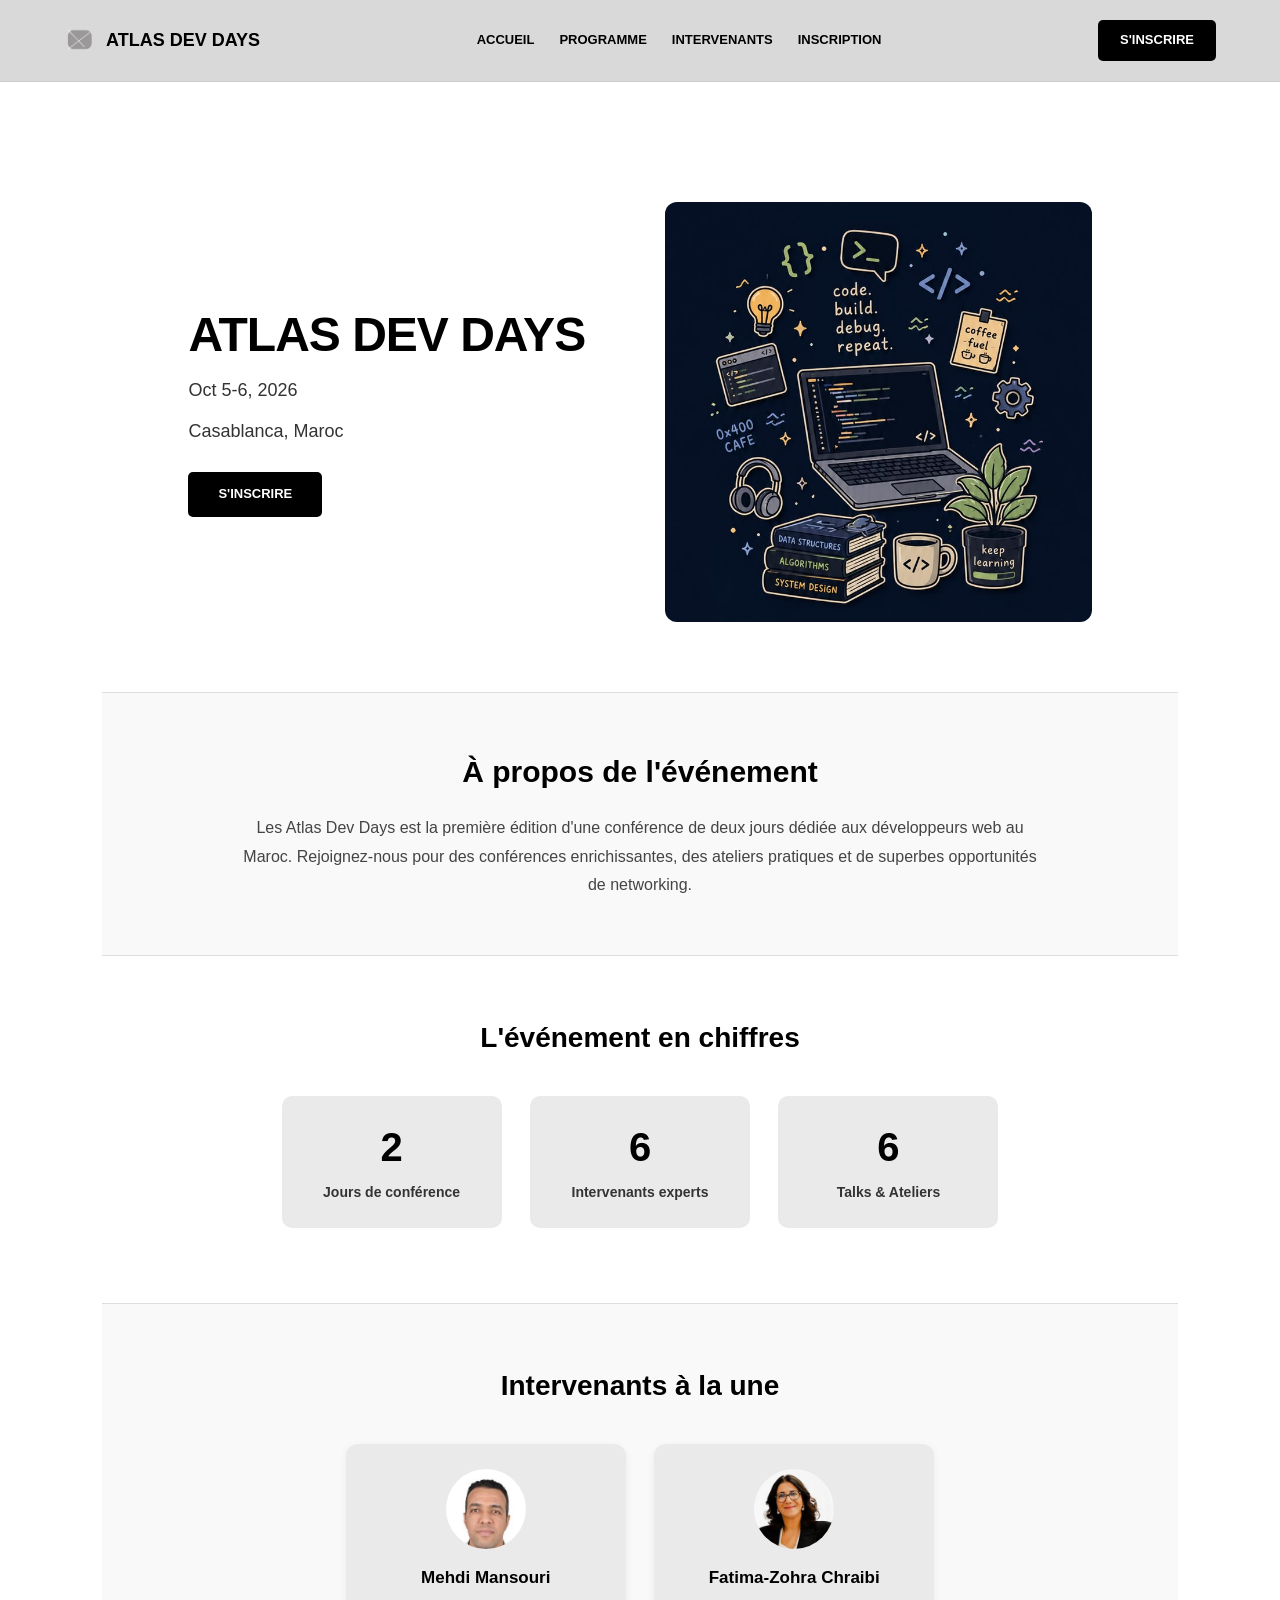
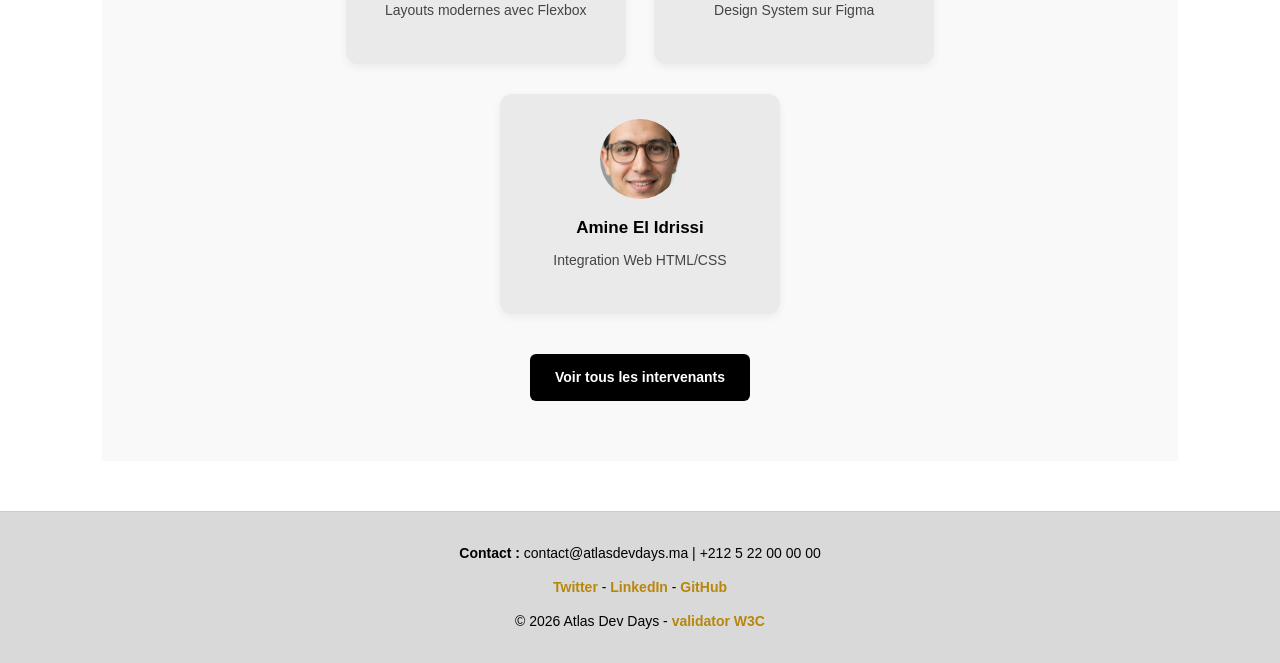
<file: index.html>
<!DOCTYPE html>

<html lang="fr">
<head>
    <meta charset="UTF-8">
    <meta name="viewport" content="width=device-width, initial-scale=1.0">
    <meta name="description" content="Atlas Dev Days - La première édition de la conférence dédiée aux développeurs web au Maroc.">
    <link rel="stylesheet" href="css/style.css">
    <title>ATLAS DEV DAYS - ACCUEIL</title>
</head>
<body>

    <header>

        <div class="logo">

            <img src="assets/logo.png" alt="Logo des Atlas Dev Days">

            <span >ATLAS DEV DAYS</span>
        </div>
        
    <nav>

        <ul>

            <li><a href="index.html">ACCUEIL</a></li>

            <li><a href="programme.html">PROGRAMME</a></li>

            <li><a href="intervenants.html">INTERVENANTS</a></li>

            <li><a href="inscription.html">INSCRIPTION</a></li>

        </ul>

    </nav>
    <button class="menu-mobile" aria-label="Ouvrir le menu">

        <span></span>
        <span></span>
        <span></span>

    </button>

    <a href="inscription.html" class="btn-header">S'INSCRIRE</a>
    </header>

    <main>

        <section class="hero">

           <div class="hero-content">

                <h1>ATLAS DEV DAYS</h1>

                <p>Oct 5-6, 2026</p>

                <p>Casablanca, Maroc</p>

                <a href="inscription.html" class="btn-hero">S'INSCRIRE</a>

            </div>

            <div class="hero-image">

               <img src="assets/Hero.jpg" alt="Illustration des Atlas Dev Days">

            </div>

        </section> 

        <section class="about">

            <h2>À propos de l'événement</h2>

            <p>
                Les Atlas Dev Days est la première édition d'une conférence de deux jours dédiée 
                aux développeurs web au Maroc. Rejoignez-nous pour des conférences enrichissantes, 
                des ateliers pratiques et de superbes opportunités de networking.
            </p>

        </section>

        <section class="stats">

           <h2>L'événement en chiffres</h2>

            <div class="stat-card">

                <h3>2</h3>


                <p>Jours de conférence</p>
            </div>

            <div class="stat-card">

                <h3>6</h3>

                <p>Intervenants experts</p>

            </div>

            <div class="stat-card">

                <h3>6</h3>

                <p>Talks & Ateliers</p>

            </div>

        </section>

        <section class="speakers-preview">

            <h2>Intervenants à la une</h2>
            
            <article class="speaker-card">
                <img src="assets/speaker1.jpg" alt="Photo de Mehdi Mansouri">
                <h3>Mehdi Mansouri</h3>
                <p>Layouts modernes avec Flexbox</p>
            </article>

            <article class="speaker-card">
                <img src="assets/speaker2.jpg" alt="Photo de Fatima-Zohra Chraibi">
                <h3>Fatima-Zohra Chraibi</h3>
                <p>Design System sur Figma</p>
            </article>

            <article class="speaker-card">
                <img src="assets/speaker3.jpg" alt="Photo de Amine El Idrissi">
                <h3>Amine El Idrissi</h3>
                <p>Integration Web HTML/CSS</p>
            </article>

            <a href="intervenants.html" class="btn-more">Voir tous les intervenants</a>

        </section>

    </main>

<footer>

    <div class="footer-contact">

            <p><strong>Contact :</strong> contact@atlasdevdays.ma | +212 5 22 00 00 00</p>

    </div>

    <div class="footer-socials">

            <a href="https://twitter.com" target="_blank">Twitter</a> - 
            <a href="https://linkedin.com" target="_blank">LinkedIn</a> - 
            <a href="https://github.com" target="_blank">GitHub</a>

    </div>

        <p>© 2026 Atlas Dev Days - <a href="https://validator.w3.org/" target="_blank">validator W3C</a></p>

</footer>
    
</body>
</html>
</file>
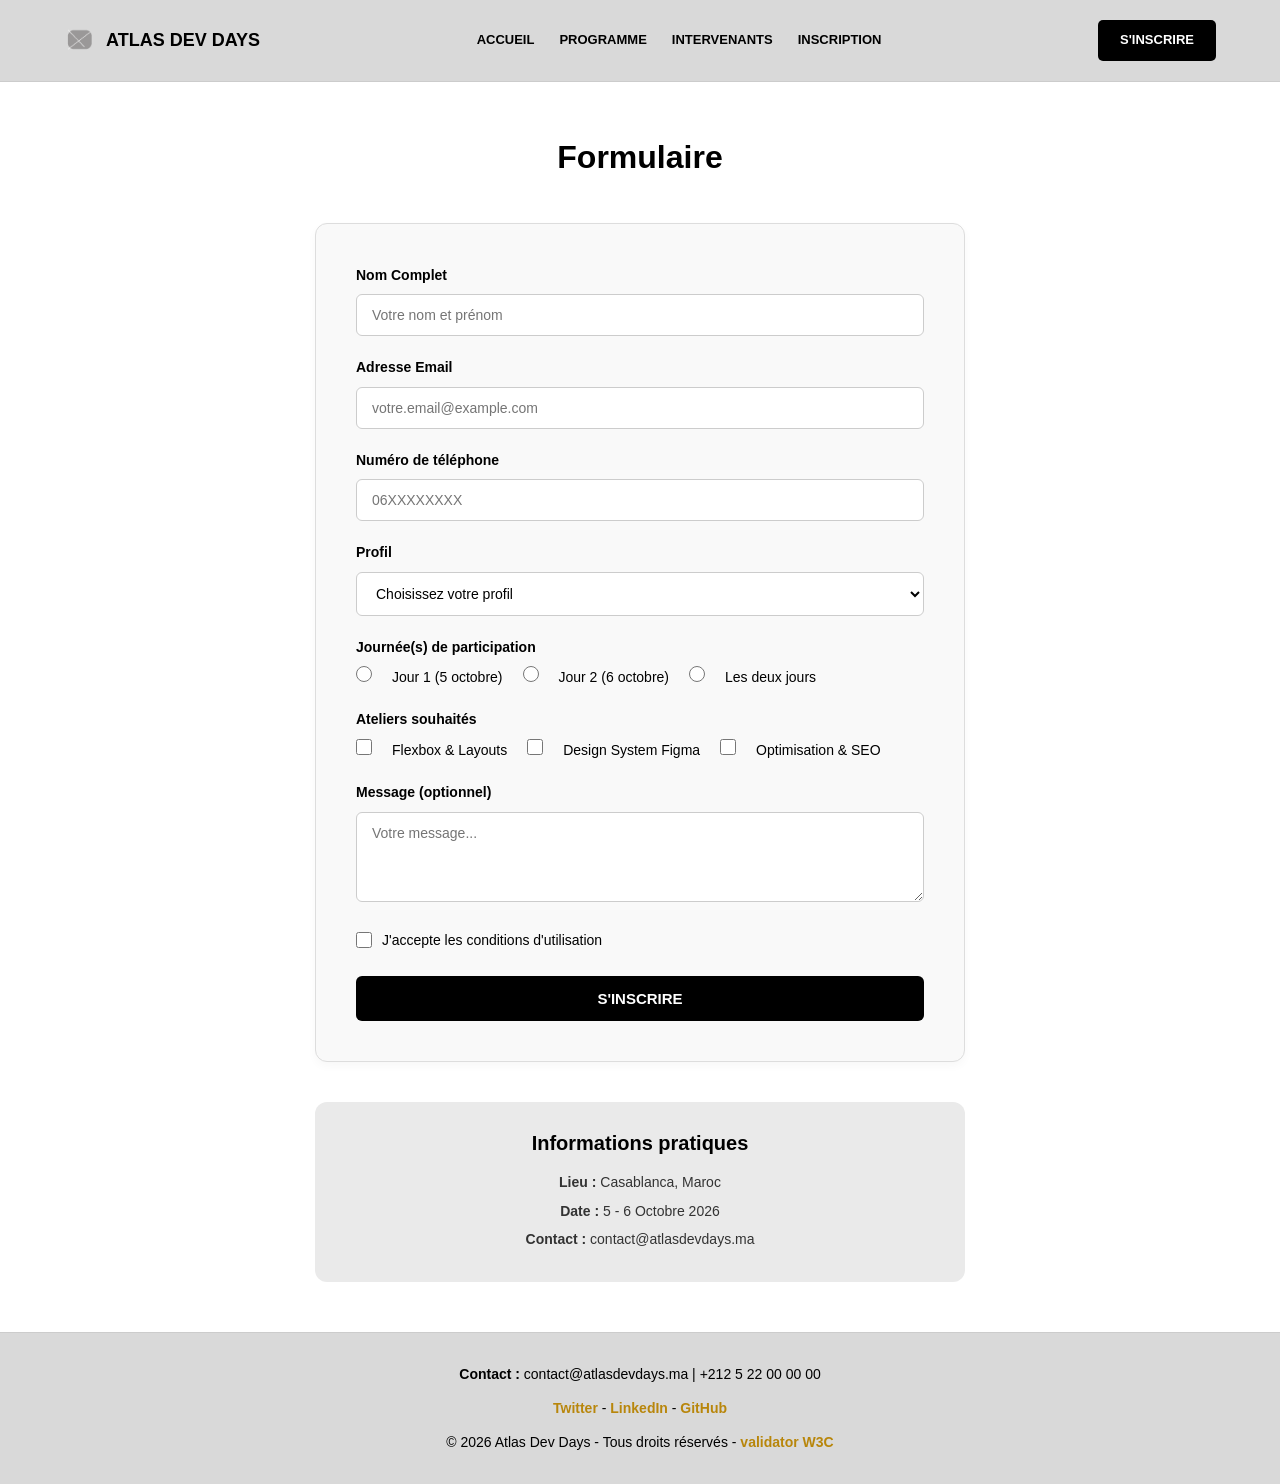
<file: inscription.html>
<!DOCTYPE html>

<html lang="fr">
<head>
    <meta charset="UTF-8">
    <meta name="viewport" content="width=device-width, initial-scale=1.0">
    <meta name="description" content="Atlas Dev Days - La première édition de la conférence dédiée aux développeurs web au Maroc.">
    <link rel="stylesheet" href="css/style.css">
    <title>ATLAS DEV DAYS - INSCRIPTION</title>

</head>
<body>

    <header>

        <div class="logo">

            <img src="assets/logo.png" alt="Logo des Atlas Dev Days">

            <span >ATLAS DEV DAYS</span>
        </div>

    <nav>

        <ul>

            <li><a href="index.html">ACCUEIL</a></li>

            <li><a href="programme.html">PROGRAMME</a></li>

            <li><a href="intervenants.html">INTERVENANTS</a></li>

            <li><a href="inscription.html">INSCRIPTION</a></li>

        </ul>

    </nav>
    <button class="menu-mobile" aria-label="Ouvrir le menu">

        <span></span>
        <span></span>
        <span></span>
        
    </button>

    <a href="inscription.html" class="btn-header">S'INSCRIRE</a>
    </header>

    <main>

        <h1>Formulaire</h1>

        <section class="registration-form">

            <form>

               <div class="form-group">

                    <label for="fullname">Nom Complet</label>

                    <input type="text" id="fullname" name="fullname" placeholder="Votre nom et prénom" required minlength="3">

                </div>

                <div class="form-group">

                    <label for="email">Adresse Email</label>

                    <input type="email" id="email" name="email" placeholder="votre.email@example.com" required>

                </div>

                <div class="form-group">

                    <label for="phone">Numéro de téléphone</label>

                    <input type="tel" id="phone" name="phone" required pattern="^((\+212|0)[5-7][0-9]{8})$" placeholder="06XXXXXXXX">

                </div>

                <div class="form-group">

                    <label for="profile">Profil</label>

                    <select id="profile" name="profile" required>
                        <option value="" disabled selected>Choisissez votre profil</option>
                        <option value="etudiant">Étudiant</option>
                        <option value="developpeur">Développeur</option>
                        <option value="autre">Autre</option>
                    </select>

                </div>

                <div class="form-group">

                    <label>Journée(s) de participation</label>

                    <div class="radio-group">

                        <input type="radio" id="jour1" name="days" value="Jour 1" required>

                        <label for="jour1">Jour 1 (5 octobre)</label>
                        
                        <input type="radio" id="jour2" name="days" value="Jour 2">

                        <label for="jour2">Jour 2 (6 octobre)</label>
                        
                        <input type="radio" id="lesdeux" name="days" value="Les deux">

                        <label for="lesdeux">Les deux jours</label>

                    </div>

                </div>

                <div class="form-group">

                    <label>Ateliers souhaités</label>

                    <div class="checkbox-group">

                        <input type="checkbox" id="atelier-flexbox" name="ateliers" value="flexbox">
                        <label for="atelier-flexbox">Flexbox & Layouts</label>

                        <input type="checkbox" id="atelier-figma" name="ateliers" value="figma">
                        <label for="atelier-figma">Design System Figma</label>

                        <input type="checkbox" id="atelier-seo" name="ateliers" value="seo">
                        <label for="atelier-seo">Optimisation & SEO</label>

                    </div>

                </div>

                <div class="form-group">

                    <label for="message">Message (optionnel)</label>
                    <textarea id="message" name="message" rows="4" placeholder="Votre message..."></textarea>

                </div>

                <div class="form-group terms-group">

                    <input type="checkbox" id="terms" name="terms" required>
                    <label for="terms">J'accepte les conditions d'utilisation</label>

                </div>

                <button>S'INSCRIRE</button>

            </form>

        </section>

        <section class="info-pratiques">

            <h2>Informations pratiques</h2>

            <p><strong>Lieu :</strong> Casablanca, Maroc</p>

            <p><strong>Date :</strong> 5 - 6 Octobre 2026</p>

            <p><strong>Contact :</strong> contact@atlasdevdays.ma</p>

        </section>

    </main>

<footer>
    <div class="footer-contact">

        <p><strong>Contact :</strong> contact@atlasdevdays.ma | +212 5 22 00 00 00</p>

    </div>

    <div class="footer-socials">

        <a href="https://twitter.com" target="_blank" rel="noopener">Twitter</a> - 
        <a href="https://linkedin.com" target="_blank" rel="noopener">LinkedIn</a> - 
        <a href="https://github.com" target="_blank" rel="noopener">GitHub</a>

    </div>

    <div class="footer-mentions">

        <p>© 2026 Atlas Dev Days - Tous droits réservés - <a href="https://validator.w3.org/" target="_blank" rel="noopener">validator W3C</a></p>

    </div>

</footer>
</body>
</html>
</file>
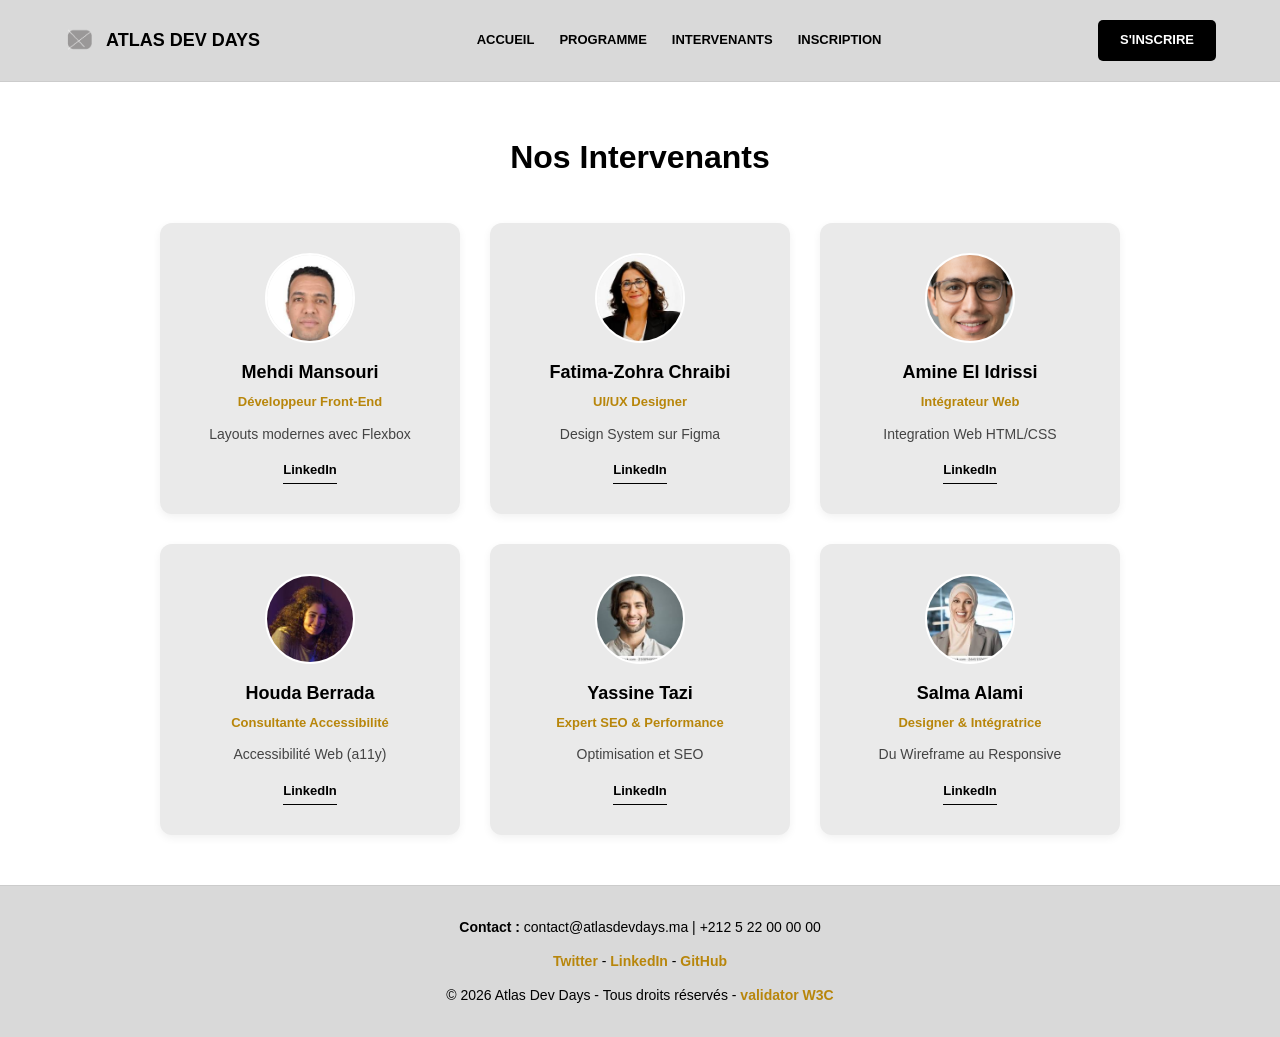
<file: intervenants.html>
<!DOCTYPE html>

<html lang="fr">
<head>
    <meta charset="UTF-8">
    <meta name="viewport" content="width=device-width, initial-scale=1.0">
    <meta name="description" content="Atlas Dev Days - La première édition de la conférence dédiée aux développeurs web au Maroc.">
    <link rel="stylesheet" href="css/style.css">
    <title>ATLAS DEV DAYS - INTERVENANTS</title>

</head>
<body>

    <header>

        <div class="logo">

            <img src="assets/logo.png" alt="Logo des Atlas Dev Days">

            <span >ATLAS DEV DAYS</span>
        </div>

    <nav>
        <ul>

            <li><a href="index.html">ACCUEIL</a></li>

            <li><a href="programme.html">PROGRAMME</a></li>

            <li><a href="intervenants.html">INTERVENANTS</a></li>

            <li><a href="inscription.html">INSCRIPTION</a></li>

        </ul>

    </nav>
    <button class="menu-mobile" aria-label="Ouvrir le menu">

        <span></span>
        <span></span>
        <span></span>
        
    </button>

    <a href="inscription.html" class="btn-header">S'INSCRIRE</a>
    </header>
    <main>

        <h1>Nos Intervenants</h1>

        <div class="speakers-container">
        
            <article class="speaker-card">
                <img src="assets/speaker1.jpg" alt="Photo de Mehdi Mansouri">
                <h2>Mehdi Mansouri</h2>
                <p class="role">Développeur Front-End</p>
                <p>Layouts modernes avec Flexbox</p>
                <a href="https://linkedin.com" target="_blank">LinkedIn</a>
            </article>  
            
            <article class="speaker-card">
                <img src="assets/speaker2.jpg" alt="Photo de Fatima-Zohra Chraibi">
                <h2>Fatima-Zohra Chraibi</h2>
                <p class="role">UI/UX Designer</p>
                <p>Design System sur Figma</p>
                <a href="https://linkedin.com" target="_blank">LinkedIn</a>
            </article>

            <article class="speaker-card">
                <img src="assets/speaker3.jpg" alt="Photo de Amine El Idrissi">
                <h2>Amine El Idrissi</h2>
                <p class="role">Intégrateur Web</p>
                <p>Integration Web HTML/CSS</p>
                <a href="https://linkedin.com" target="_blank">LinkedIn</a>
            </article>

            <article class="speaker-card">
                <img src="assets/speaker4.jpg" alt="Photo de Houda Berrada">
                <h2>Houda Berrada</h2>
                <p class="role">Consultante Accessibilité</p>
                <p>Accessibilité Web (a11y)</p>
                <a href="https://linkedin.com" target="_blank">LinkedIn</a>
            </article>

            <article class="speaker-card">
                <img src="assets/speaker5.jpg" alt="Photo de Yassine Tazi">
                <h2>Yassine Tazi</h2>
                <p class="role">Expert SEO & Performance</p>
                <p>Optimisation et SEO</p>
                <a href="https://linkedin.com" target="_blank">LinkedIn</a>
            </article>

            <article class="speaker-card">
                <img src="assets/speaker6.jpg" alt="Photo de Salma Alami">
                <h2>Salma Alami</h2>
                <p class="role">Designer & Intégratrice</p>
                <p>Du Wireframe au Responsive</p>
                <a href="https://linkedin.com" target="_blank">LinkedIn</a>
            </article>
        </div>
    </main>

<footer>
    <div class="footer-contact">

        <p><strong>Contact :</strong> contact@atlasdevdays.ma | +212 5 22 00 00 00</p>

    </div>

    <div class="footer-socials">

        <a href="https://twitter.com" target="_blank" rel="noopener">Twitter</a> - 
        <a href="https://linkedin.com" target="_blank" rel="noopener">LinkedIn</a> - 
        <a href="https://github.com" target="_blank" rel="noopener">GitHub</a>

    </div>

    <div class="footer-mentions">

        <p>© 2026 Atlas Dev Days - Tous droits réservés - <a href="https://validator.w3.org/" target="_blank" rel="noopener">validator W3C</a></p>

    </div>

</footer>

</body>
</html>
</file>
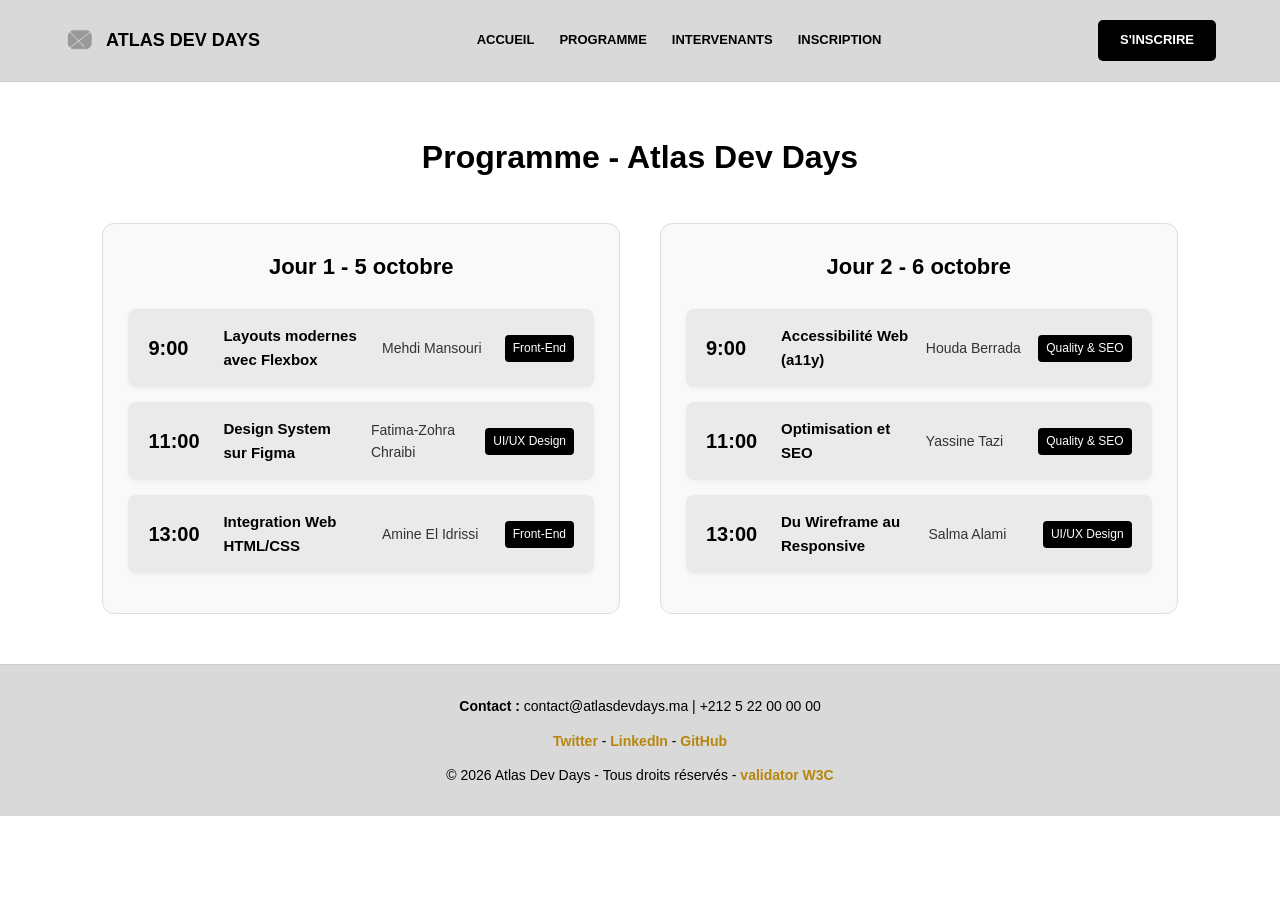
<file: programme.html>
<!DOCTYPE html>
<html lang="fr">
<head>
    <meta charset="UTF-8">
    <meta name="viewport" content="width=device-width, initial-scale=1.0">
    <meta name="description" content="Découvrez le programme complet des conférences et ateliers des Atlas Dev Days.">
    <link rel="stylesheet" href="css/style.css">
    <title>ATLAS DEV DAYS - PROGRAMME</title>

</head>
<body>
    <header>

        <div class="logo">

            <img src="assets/logo.png" alt="Logo des Atlas Dev Days">

            <span >ATLAS DEV DAYS</span>
        </div>

    <nav>

        <ul>

            <li><a href="index.html">ACCUEIL</a></li>

            <li><a href="programme.html">PROGRAMME</a></li>

            <li><a href="intervenants.html">INTERVENANTS</a></li>

            <li><a href="inscription.html">INSCRIPTION</a></li>

        </ul>

    </nav>
    <button class="menu-mobile" aria-label="Ouvrir le menu">

        <span></span>
        <span></span>
        <span></span>
        
    </button>

    <a href="inscription.html" class="btn-header">S'INSCRIRE</a>
    </header>
    <main>

        <h1>Programme - Atlas Dev Days</h1>

        <div class="programme-container">
            <section class="day-schedule">
                <h2>Jour 1 - 5 octobre</h2>

                <article class="talk-card">
                    <time>9:00</time>
                    <h3>Layouts modernes avec Flexbox</h3>
                    <p>Mehdi Mansouri</p>
                    <span class="theme">Front-End</span>
                </article>

                <article class="talk-card">
                    <time>11:00</time>
                    <h3>Design System sur Figma</h3>
                    <p>Fatima-Zohra Chraibi</p>
                    <span class="theme">UI/UX Design</span>
                </article>

                <article class="talk-card">
                    <time>13:00</time>
                    <h3>Integration Web HTML/CSS</h3>
                    <p>Amine El Idrissi</p>
                    <span class="theme">Front-End</span>
                </article>

            </section>

            <section class="day-schedule">
                <h2>Jour 2 - 6 octobre</h2>

                <article class="talk-card">
                    <time>9:00</time>
                    <h3>Accessibilité Web (a11y)</h3>
                    <p>Houda Berrada</p>
                    <span class="theme">Quality & SEO</span>
                </article>

                <article class="talk-card">
                    <time>11:00</time>
                    <h3>Optimisation et SEO</h3>
                    <p>Yassine Tazi</p>
                    <span class="theme">Quality & SEO</span>
                </article>

                <article class="talk-card">
                    <time>13:00</time>
                    <h3>Du Wireframe au Responsive</h3>
                    <p>Salma Alami</p>
                    <span class="theme">UI/UX Design</span>
                </article>
            </section>

        </div>
    </main> 
    
<footer>
    <div class="footer-contact">

            <p><strong>Contact :</strong> contact@atlasdevdays.ma | +212 5 22 00 00 00</p>

     </div>

    <div class="footer-socials">

            <a href="https://twitter.com" target="_blank">Twitter</a> - 
            <a href="https://linkedin.com" target="_blank">LinkedIn</a> - 
            <a href="https://github.com" target="_blank">GitHub</a>
    </div>

    <div class="footer-mentions">

            <p>© 2026 Atlas Dev Days - Tous droits réservés - <a href="https://validator.w3.org/" target="_blank" rel="noopener">validator W3C</a></p>
    </div>

</footer>
    
</body>
</html>
</file>
<file: css/style.css>
:root {
    --bg-main: #ffffff;
    --header-bg: #D9D9D9;
    --card-bg: #EAEAEA;
    --text-color: #000000;
    --accent-color: #b8860b;
    --font-main: Arial, sans-serif;
    --spacing-small: 8px;
    --spacing-large: 30px;
    --spacing-section: 60px;
    --border-color: #dddddd;
    --border-radius: 10px;
    --shadow-card: 0 3px 8px rgba(0, 0, 0, 0.06);
}
* {
    margin: 0;
    padding: 0;
    box-sizing: border-box;
}
body {
    font-family: var(--font-main);
    background-color: var(--bg-main);
    color: var(--text-color);
    line-height: 1.6;
}
img {
    max-width: 100%;
}
header {
    display: flex;
    justify-content: space-between;
    align-items: center;
    gap: 25px;
    padding: 20px 5%;
    background-color: var(--header-bg);
    border-bottom: 1px solid #cccccc;
}
.logo {
    display: flex;
    align-items: center;
    gap: 10px;
    font-weight: bold;
    font-size: 18px;
    white-space: nowrap;
}
.logo img {
    width: 32px;
    height: 32px;
    object-fit: contain;
}
nav ul {
    display: flex;
    align-items: center;
    gap: 25px;
    list-style: none;
}
nav ul li a {
    display: inline-block;
    text-decoration: none;
    color: var(--text-color);
    font-size: 13px;
    font-weight: bold;
    position: relative;
    padding-bottom: 5px;
}
nav ul li a:hover {
    color: var(--accent-color);
}
nav ul li a:focus-visible {
    outline: 2px solid var(--accent-color);
    outline-offset: 4px;
}
.btn-header,
.btn-hero {
    display: inline-block;
    background-color: #000000;
    color: #ffffff;
    padding: 10px 22px;
    border-radius: 5px;
    text-decoration: none;
    font-weight: bold;
    font-size: 13px;
    transition: background-color 0.3s;
    white-space: nowrap;
}
.btn-header:hover,
.btn-hero:hover,
.btn-more:hover {
    background-color: #444444;
}
.btn-header:focus-visible,
.btn-hero:focus-visible,
.btn-more:focus-visible {
    outline: 3px solid var(--accent-color);
    outline-offset: 3px;
}
.menu-mobile {
    display: none;
}
.hero {
    display: flex;
    justify-content: space-between;
    align-items: center;
    gap: 50px;
    padding: 70px 8%;
    background-color: var(--bg-main);
}
.hero-content {
    flex: 1;
    min-width: 0;
    display: flex;
    flex-direction: column;
    align-items: flex-start;
    gap: 12px;
}
.hero-content h1 {
    font-size: 48px;
    font-weight: 900;
    letter-spacing: -1px;
    line-height: 1.2;
    overflow-wrap: anywhere;
}
.hero-content p {
    font-size: 18px;
    color: #333333;
}
.btn-hero {
    margin-top: 15px;
    padding: 12px 30px;
}
.hero-image {
    flex: 1;
    min-width: 0;
    display: flex;
    justify-content: flex-end;
}
.hero-image img {
    width: 100%;
    max-width: 430px;
    height: 420px;
    object-fit: cover;
    border-radius: 12px;
}
.about {
    padding: 55px 10%;
    text-align: center;
    background-color: #f9f9f9;
    border-top: 1px solid var(--border-color);
    border-bottom: 1px solid var(--border-color);
}
.about h2 {
    font-size: 30px;
    margin-bottom: 18px;
}
.about p {
    max-width: 800px;
    margin: 0 auto;
    font-size: 16px;
    color: #444444;
    line-height: 1.8;
}
.stats {
    padding: var(--spacing-section) 8%;
    text-align: center;
    background-color: var(--bg-main);
}
.stats h2 {
    font-size: 28px;
    margin-bottom: 35px;
}
.stat-card {
    display: inline-flex;
    flex-direction: column;
    justify-content: center;
    align-items: center;
    vertical-align: top;
    background-color: var(--card-bg);
    padding: 25px 20px;
    border-radius: var(--border-radius);
    width: 220px;
    min-height: 130px;
    margin: 0 12px 15px;
    transition: transform 0.3s;
}
.stat-card:hover {
    transform: translateY(-5px);
}
.stat-card h3 {
    font-size: 40px;
    line-height: 1.3;
    margin-bottom: var(--spacing-small);
}
.stat-card p {
    font-size: 14px;
    font-weight: bold;
    color: #333333;
}
.speakers-preview {
    padding: var(--spacing-section) 8%;
    text-align: center;
    background-color: #f9f9f9;
    border-top: 1px solid var(--border-color);
}
.speakers-preview h2 {
    font-size: 28px;
    margin-bottom: 35px;
}
.speakers-preview .speaker-card {
    display: inline-flex;
    flex-direction: column;
    justify-content: flex-start;
    align-items: center;
    vertical-align: top;
    background-color: var(--card-bg);
    padding: 25px 20px;
    border-radius: 12px;
    width: 280px;
    max-width: 100%;
    min-height: 220px;
    margin: 0 12px 30px;
    box-shadow: var(--shadow-card);
    transition: transform 0.3s;
}
.speakers-preview .speaker-card:hover {
    transform: translateY(-5px);
}
.speakers-preview .speaker-card img {
    width: 80px;
    height: 80px;
    border-radius: 50%;
    object-fit: cover;
    margin-bottom: 15px;
}
.speakers-preview .speaker-card h3 {
    font-size: 17px;
    margin-bottom: var(--spacing-small);
}
.speakers-preview .speaker-card p {
    font-size: 14px;
    color: #444444;
}
.btn-more {
    display: block;
    width: fit-content;
    max-width: 100%;
    margin: 10px auto 0;
    background-color: #000000;
    color: #ffffff;
    padding: 12px 25px;
    border-radius: 6px;
    font-weight: bold;
    text-decoration: none;
    font-size: 14px;
    transition: background-color 0.3s;
}
footer {
    text-align: center;
    padding: 30px 20px;
    background-color: var(--header-bg);
    font-size: 14px;
    border-top: 1px solid #cccccc;
}
.footer-contact {
    margin-bottom: 12px;
}
.footer-socials {
    margin-bottom: 12px;
}
.footer-socials a,
footer p a {
    color: var(--accent-color);
    text-decoration: none;
    font-weight: bold;
}
.footer-socials a:hover,
footer p a:hover {
    text-decoration: underline;
}
.footer-socials a:focus-visible,
footer p a:focus-visible {
    outline: 2px solid var(--accent-color);
    outline-offset: 3px;
}
/* =========================
   PAGE PROGRAMME
========================= */
main {
    padding: 50px 8%;
    background-color: var(--bg-main);
    text-align: center;
}
main > h1 {
    font-size: 32px;
    font-weight: bold;
    margin-bottom: 40px;
}
.programme-container {
    display: flex;
    justify-content: space-between;
    align-items: flex-start;
    gap: 40px;
}
.day-schedule {
    flex: 1;
    min-width: 0;
    background-color: #f9f9f9;
    padding: 25px;
    border-radius: 12px;
    border: 1px solid var(--border-color);
}
.day-schedule h2 {
    font-size: 22px;
    margin-bottom: 25px;
    font-weight: bold;
}
.talk-card {
    display: flex;
    align-items: center;
    justify-content: space-between;
    background-color: var(--card-bg);
    padding: 15px 20px;
    border-radius: 8px;
    margin-bottom: 15px;
    gap: 15px;
    text-align: left;
    box-shadow: 0 2px 5px rgba(0, 0, 0, 0.04);
}
.talk-card time {
    font-size: 20px;
    font-weight: 900;
    min-width: 60px;
}
.talk-card h3 {
    font-size: 15px;
    flex: 2;
    font-weight: bold;
    overflow-wrap: anywhere;
}
.talk-card p {
    font-size: 14px;
    flex: 1.5;
    color: #333333;
}
.talk-card .theme {
    font-size: 12px;
    background-color: #000000;
    color: #ffffff;
    padding: 4px 8px;
    border-radius: 4px;
    white-space: nowrap;
}
/* =========================
   PAGE INTERVENANTS
========================= */
.speakers-container {
    display: flex;
    flex-wrap: wrap;
    justify-content: center;
    align-items: stretch;
    gap: var(--spacing-large);
}
.speakers-container .speaker-card {
    display: flex;
    flex-direction: column;
    align-items: center;
    background-color: var(--card-bg);
    padding: 30px 20px;
    border-radius: 12px;
    width: 300px;
    max-width: 100%;
    box-shadow: var(--shadow-card);
    transition: transform 0.3s;
    text-align: center;
}
.speakers-container .speaker-card:hover {
    transform: translateY(-5px);
}
.speakers-container .speaker-card img {
    width: 90px;
    height: 90px;
    border-radius: 50%;
    object-fit: cover;
    margin-bottom: 15px;
    border: 2px solid #ffffff;
}
.speakers-container .speaker-card h2 {
    font-size: 18px;
    font-weight: bold;
    margin-bottom: 5px;
}
.speakers-container .speaker-card .role {
    font-size: 13px;
    color: var(--accent-color);
    font-weight: bold;
    margin-bottom: 10px;
}
.speakers-container .speaker-card p {
    font-size: 14px;
    color: #444444;
    margin-bottom: 15px;
}
.speakers-container .speaker-card a {
    font-size: 13px;
    color: var(--text-color);
    text-decoration: none;
    font-weight: bold;
    border-bottom: 1px solid var(--text-color);
    padding-bottom: 2px;
}
.speakers-container .speaker-card a:hover {
    color: var(--accent-color);
    border-color: var(--accent-color);
}
.speakers-container .speaker-card a:focus-visible {
    outline: 2px solid var(--accent-color);
    outline-offset: 4px;
}
/* =========================
   PAGE INSCRIPTION
========================= */
.registration-form {
    width: 100%;
    max-width: 650px;
    margin: 0 auto 40px;
    background-color: #f9f9f9;
    padding: 40px;
    border-radius: 12px;
    border: 1px solid var(--border-color);
    text-align: left;
    box-shadow: 0 4px 10px rgba(0, 0, 0, 0.03);
}
.form-group {
    margin-bottom: 20px;
}
.form-group label {
    display: block;
    font-size: 14px;
    font-weight: bold;
    margin-bottom: var(--spacing-small);
    color: var(--text-color);
}
.form-group input[type="text"],
.form-group input[type="email"],
.form-group input[type="tel"],
.form-group select,
.form-group textarea {
    width: 100%;
    max-width: 100%;
    padding: 12px 15px;
    border: 1px solid #cccccc;
    border-radius: 6px;
    font-size: 14px;
    background-color: #ffffff;
    font-family: var(--font-main);
    transition: border-color 0.3s;
}
.form-group input:focus,
.form-group select:focus,
.form-group textarea:focus {
    border-color: var(--accent-color);
}
.radio-group,
.checkbox-group {
    display: flex;
    flex-direction: row;
    flex-wrap: wrap;
    gap: 20px;
    margin-top: var(--spacing-small);
}
.radio-group div,
.checkbox-group div {
    display: flex;
    align-items: center;
    gap: var(--spacing-small);
}
.radio-group input[type="radio"],
.checkbox-group input[type="checkbox"] {
    width: 16px;
    height: 16px;
    cursor: pointer;
}
.radio-group label,
.checkbox-group label {
    font-weight: normal;
    font-size: 14px;
    cursor: pointer;
    margin-bottom: 0;
}
.terms-group {
    display: flex;
    align-items: center;
    gap: 10px;
    margin-top: 15px;
}
.terms-group input[type="checkbox"] {
    width: 16px;
    height: 16px;
    flex-shrink: 0;
    cursor: pointer;
}
.terms-group label {
    font-weight: normal;
    font-size: 14px;
    cursor: pointer;
    margin-bottom: 0;
}
.registration-form button {
    display: block;
    width: 100%;
    background-color: #000000;
    color: #ffffff;
    padding: 14px;
    border: none;
    border-radius: 6px;
    font-weight: bold;
    font-size: 15px;
    cursor: pointer;
    transition: background-color 0.3s;
    margin-top: 25px;
}
.registration-form button:hover {
    background-color: #444444;
}
.registration-form button:focus-visible {
    outline: 3px solid var(--accent-color);
    outline-offset: 3px;
}
.info-pratiques {
    width: 100%;
    max-width: 650px;
    margin: 0 auto;
    background-color: var(--card-bg);
    padding: 25px;
    border-radius: 12px;
    text-align: center;
}
.info-pratiques h2 {
    font-size: 20px;
    margin-bottom: 12px;
}
.info-pratiques p {
    font-size: 14px;
    color: #333333;
    margin-bottom: 6px;
}
a:focus-visible,
button:focus-visible,
input:focus-visible,
select:focus-visible,
textarea:focus-visible {
    outline: 2px solid var(--accent-color);
    outline-offset: 3px;
}
@media (max-width: 600px) {

    header {
        flex-direction: row;
        justify-content: space-between;
        align-items: center;
        gap: 8px;
        padding: 15px;
    }
    .logo {
        display: flex;
        align-items: center;
        justify-content: flex-start;
        flex: 1;
        min-width: 0;
        gap: 8px;
        font-size: 18px;
        white-space: normal;
    }
    .logo img {
        width: 32px;
        height: 32px;
        flex-shrink: 0;
    }
    nav {
        width: auto;
    }
    nav ul {
        display: none;
    }
    .btn-header {
        display: none;
    }
    .menu-mobile {
        display: flex;
        flex-direction: column;
        justify-content: space-between;
        align-items: center;
        flex-shrink: 0;
        width: 30px;
        height: 20px;
        padding: 0;
        border: none;
        background: transparent;
        cursor: pointer;
    }
    .menu-mobile span {
        display: block;
        width: 30px;
        height: 2px;
        background-color: #333333;
    }
    .menu-mobile:focus-visible {
        outline: 2px solid var(--accent-color);
        outline-offset: 4px;
    }
    .hero {
        flex-direction: column;
        align-items: center;
        text-align: center;
        gap: 25px;
        padding: 35px 20px 50px;
    }
    .hero-content {
        align-items: center;
        gap: 12px;
        width: 100%;
    }
    .hero-content h1 {
        font-size: 36px;
        line-height: 1.2;
        letter-spacing: 0;
    }
    .hero-content p {
        font-size: 18px;
        line-height: 1.5;
        color: #111111;
    }
    .btn-hero {
        margin-top: 5px;
        padding: 10px 25px;
        font-size: 14px;
    }
    .hero-image {
        justify-content: center;
        width: 100%;
    }
    .hero-image img {
        width: 100%;
        max-width: 300px;
        height: 260px;
        border-radius: 10px;
    }
    .about {
        padding: 35px 20px;
    }
    .about h2 {
        font-size: 25px;
        margin-bottom: 15px;
    }
    .about p {
        font-size: 15px;
        line-height: 1.7;
    }
    .stats {
        padding: 35px 20px;
    }
    .stats h2 {
        font-size: 24px;
        margin-bottom: 25px;
    }
    .stat-card {
        display: inline-flex;
        width: 100%;
        max-width: 300px;
        min-height: 120px;
        margin: 0 auto 15px;
        padding: 20px;
    }
    .stat-card h3 {
        font-size: 35px;
    }
    .stat-card p {
        font-size: 14px;
    }
    .speakers-preview {
        padding: 35px 20px;
    }

    .speakers-preview h2 {
        font-size: 24px;
        margin-bottom: 25px;
    }
    .speakers-preview .speaker-card {
        display: inline-flex;
        width: 100%;
        max-width: 320px;
        min-height: 200px;
        margin: 0 auto 20px;
        padding: 25px 20px;
    }
    .speakers-preview .speaker-card img {
        width: 80px;
        height: 80px;
    }
    .speakers-preview .speaker-card h3 {
        font-size: 17px;
    }
    .speakers-preview .speaker-card p {
        font-size: 14px;
    }
    .speakers-preview .btn-more {
        margin: 10px auto 0;
    }
    main {
        padding: 30px 15px;
    }
    main > h1 {
        font-size: 25px;
        margin-bottom: 25px;
    }
    .programme-container {
        flex-direction: column;
        align-items: stretch;
        gap: 25px;
    }
    .day-schedule {
        width: 100%;
        padding: 18px 12px;
    }
    .day-schedule h2 {
        font-size: 20px;
        margin-bottom: 20px;
    }
    .talk-card {
        flex-direction: column;
        align-items: flex-start;
        gap: 8px;
        padding: 15px;
    }
    .talk-card time {
        font-size: 16px;
        min-width: 0;
    }
    .talk-card h3 {
        font-size: 15px;
    }
    .talk-card p {
        font-size: 14px;
    }
    .talk-card .theme {
        white-space: normal;
        overflow-wrap: anywhere;
    }
    .speakers-container {
        flex-direction: column;
        align-items: center;
        gap: 15px;
    }
    .speakers-container .speaker-card {
        width: 100%;
        max-width: 320px;
        padding: 20px;
        gap: 10px;
    }
    .speakers-container .speaker-card img {
        width: 75px;
        height: 75px;
        margin-bottom: 5px;
    }
    .speakers-container .speaker-card h2 {
        font-size: 16px;
        margin-bottom: 2px;
    }
    .speakers-container .speaker-card .role {
        font-size: 12px;
        margin-bottom: 5px;
    }
    .speakers-container .speaker-card p {
        font-size: 13px;
        margin-bottom: 10px;
    }
    .speakers-container .speaker-card a {
        display: inline-block;
        font-size: 12px;
        margin-top: 5px;
    }
    .registration-form {
        padding: 20px 15px;
        margin-bottom: 25px;
    }
    .radio-group,
    .checkbox-group {
        flex-direction: column;
        gap: 10px;
    }
    .terms-group {
        align-items: flex-start;
    }
    .info-pratiques {
        padding: 20px 15px;
    }
    footer {
        text-align: center;
        padding: 30px 12px;
        font-size: 14px;
        overflow-wrap: anywhere;
    }

    .footer-contact,
    .footer-socials {
        margin-bottom: 12px;
    }
}
</file>
